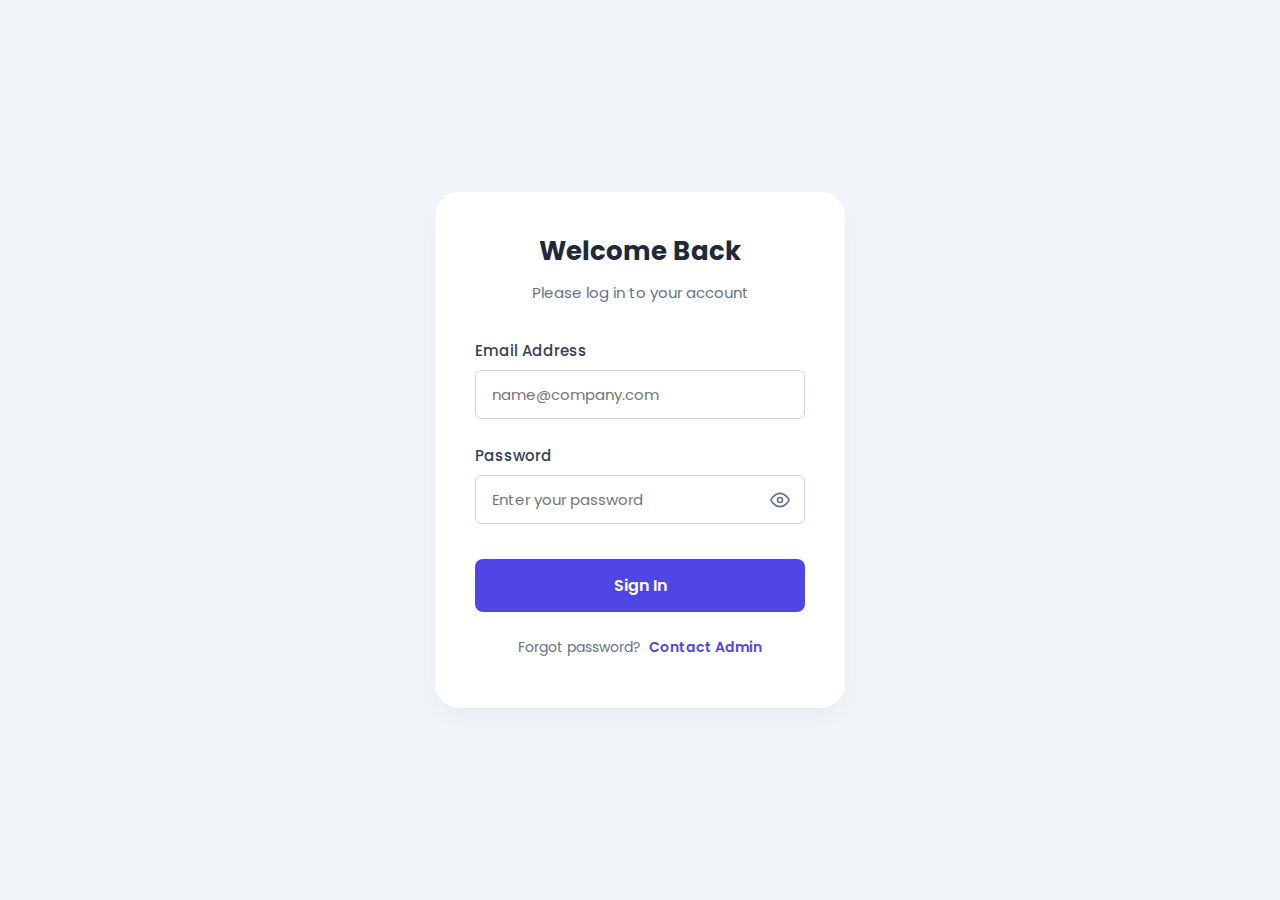
<file: src/main/resources/static/index.html>
<!DOCTYPE html>
<html lang="en">

<head>
    <meta charset="UTF-8">
    <meta name="viewport" content="width=device-width, initial-scale=1.0">
    <title>HyScaler Login</title>
    <!-- Google Fonts -->
    <link href="https://fonts.googleapis.com/css2?family=Poppins:wght@300;400;500;600&display=swap" rel="stylesheet">
    <link rel="stylesheet" href="css/style.css">
</head>

<body class="login-body">

    <div class="background-shapes">
        <div class="shape shape-1"></div>
        <div class="shape shape-2"></div>
        <div class="shape shape-3"></div>
    </div>

    <div class="login-container">
        <form onsubmit="login(event)" class="login-form">
            <div class="form-header">
                <h2>Welcome Back</h2>
                <p>Please log in to your account</p>
            </div>

            <div class="input-group">
                <label for="email">Email Address</label>
                <input id="email" type="email" placeholder="name@company.com" required>
            </div>

            <div class="input-group">
                <label for="password">Password</label>
                <div class="password-box">
                    <input id="password" type="password" placeholder="Enter your password" required>
                    <span class="toggle" onclick="togglePassword()">
                        <!-- SVG Eye Icon -->
                        <svg xmlns="http://www.w3.org/2000/svg" width="20" height="20" viewBox="0 0 24 24" fill="none"
                            stroke="currentColor" stroke-width="2" stroke-linecap="round" stroke-linejoin="round">
                            <path d="M1 12s4-8 11-8 11 8 11 8-4 8-11 8-11-8-11-8z"></path>
                            <circle cx="12" cy="12" r="3"></circle>
                        </svg>
                    </span>
                </div>
            </div>

            <button type="submit" class="btn-login">Sign In</button>

            <div class="form-footer">
                <p>Forgot password? <a href="#">Contact Admin</a></p>
            </div>
        </form>
    </div>

    <script src="js/auth.js"></script>
    <script>
        function togglePassword() {
            const password = document.getElementById("password");
            const toggleIcon = document.querySelector(".toggle svg");

            if (password.type === "password") {
                password.type = "text";
                toggleIcon.style.opacity = "0.5"; // Visual feedback
            } else {
                password.type = "password";
                toggleIcon.style.opacity = "1";
            }
        }
    </script>

</body>

</html>
</file>
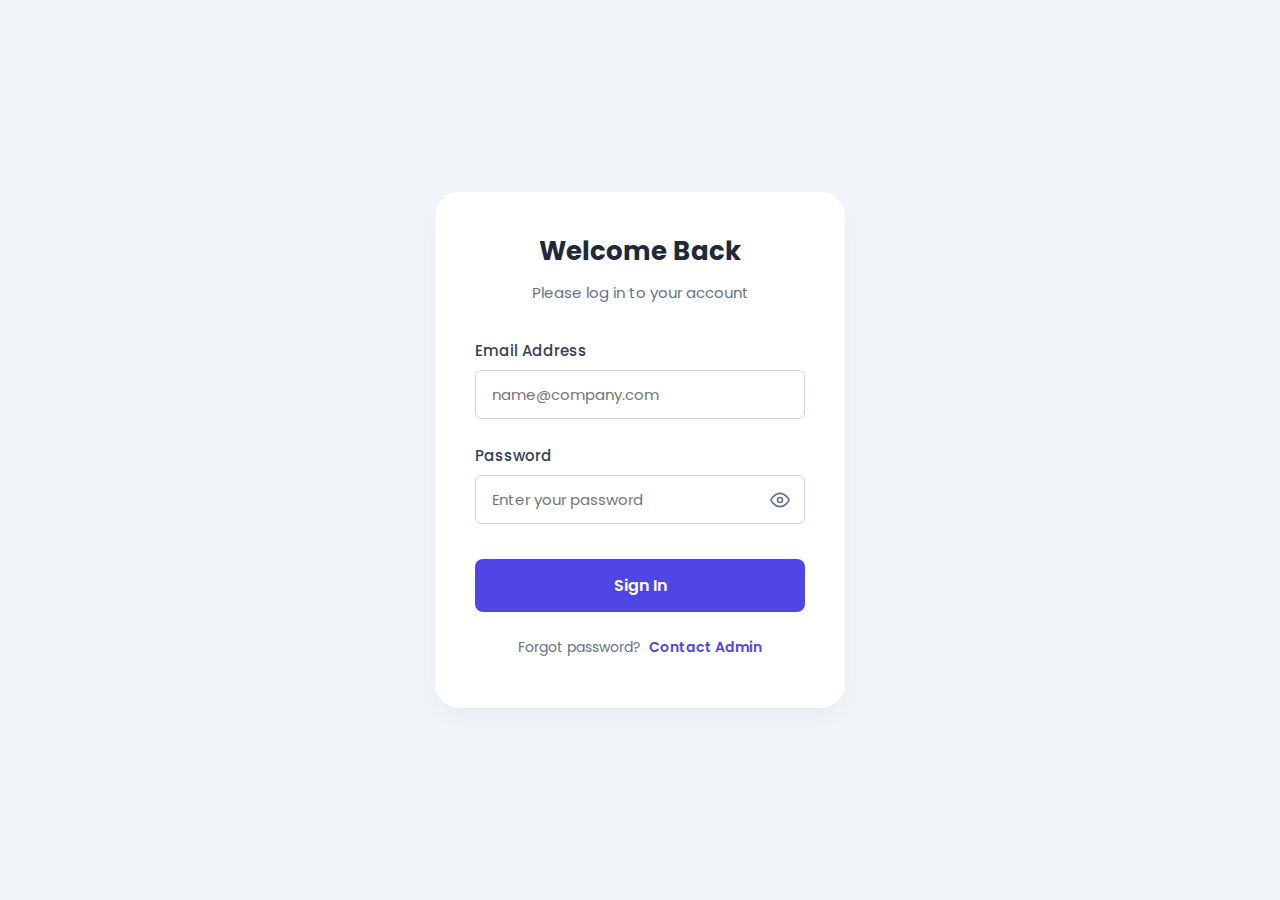
<file: src/main/resources/static/dashboard.html>
<!DOCTYPE html>
<html lang="en">

<head>
    <meta charset="UTF-8">
    <title>HyScaler Dashboard</title>
    <link rel="stylesheet" href="css/style.css">

</head>

<body class="dashboard-body">


    <div id="root"></div>

    <script src="js/common.js"></script>
    <script src="js/managerDashboard.js"></script>
    <script src="js/employeeDashboard.js"></script>
    <script src="js/managerPages.js"></script>
    <script src="js/employeePages.js"></script>

    <script>
        document.addEventListener("DOMContentLoaded", loadDashboard);
    </script>
</body>




</html>
</file>
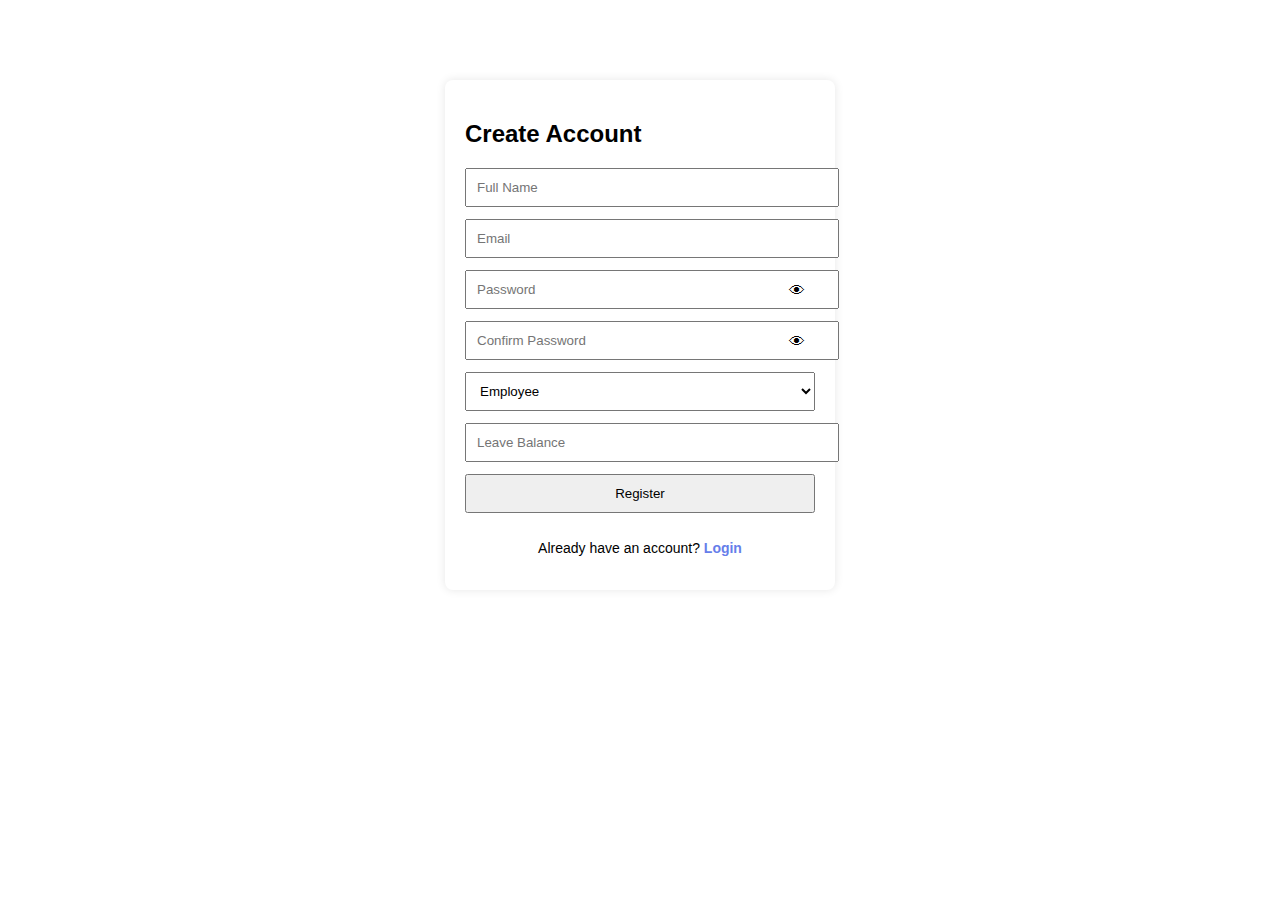
<file: src/main/resources/static/register.html>
<!DOCTYPE html>
<html lang="en">
<head>
    <meta charset="UTF-8">
    <title>Register</title>

    <style>
        .login-container {
            width: 350px;
            margin: 80px auto;
            padding: 20px;
            border-radius: 8px;
            box-shadow: 0 0 10px rgba(0,0,0,0.1);
            font-family: Arial, sans-serif;
        }

        .login-form input, .login-form button, .login-form select {
            width: 100%;
            padding: 10px;
            margin-bottom: 12px;
        }

        .password-box {
            position: relative;
        }

        .toggle {
            position: absolute;
            right: 10px;
            top: 12px;
            cursor: pointer;
        }

        .link-text {
            text-align: center;
            margin-top: 15px;
            font-size: 14px;
        }

        .link-text a {
            color: #667eea;
            text-decoration: none;
            font-weight: bold;
        }
    </style>
</head>

<body>

<div class="login-container">
    <form onsubmit="register(event)" class="login-form">
        <h2>Create Account</h2>

        <input id="name" type="text" placeholder="Full Name" required>

        <input id="email" type="email" placeholder="Email" required>

        <div class="password-box">
            <input id="password" type="password" placeholder="Password" required>
            <span class="toggle" onclick="togglePassword('password')">👁</span>
        </div>

        <div class="password-box">
            <input id="confirmPassword" type="password" placeholder="Confirm Password" required>
            <span class="toggle" onclick="togglePassword('confirmPassword')">👁</span>
        </div>

        <!-- Role -->
        <select id="role" required>
            <option value="EMPLOYEE">Employee</option>
            <option value="MANAGER">Manager</option>
        </select>

        <!-- Leave Balance -->
        <input id="leaveBalance" type="number" placeholder="Leave Balance" min="0" required>

        <button type="submit">Register</button>

        <p class="link-text">
            Already have an account?
            <a href="login.html">Login</a>
        </p>
    </form>
</div>

<script>
    function togglePassword(id) {
        const input = document.getElementById(id);
        input.type = input.type === "password" ? "text" : "password";
    }

    function register(event) {
        event.preventDefault();

        const password = document.getElementById("password").value;
        const confirm = document.getElementById("confirmPassword").value;

        if (password !== confirm) {
            alert("Passwords do not match!");
            return;
        }

        const registerData = {
            name: document.getElementById("name").value,
            email: document.getElementById("email").value,
            password: password,
            role: document.getElementById("role").value,
            leaveBalance: parseInt(document.getElementById("leaveBalance").value)
        };

        console.log("REGISTER REQUEST:", registerData);

        fetch("http://localhost:8080/auth/register", {
            method: "POST",
            headers: {
                "Content-Type": "application/json"
            },
            body: JSON.stringify(registerData)
        })
            .then(res => {
                if (!res.ok) throw new Error("Registration failed");
                return res.json();
            })
            .then(() => {
                alert("Registered successfully");
                window.location.href = "login.html";
            })
            .catch(err => {
                console.error(err);
                alert("Error during registration");
            });
    }
</script>

</body>
</html>
</file>
<file: src/main/resources/static/css/style.css>
@import url('https://fonts.googleapis.com/css2?family=Poppins:wght@300;400;500;600;700&display=swap');

* {
    margin: 0;
    padding: 0;
    box-sizing: border-box;
    font-family: 'Poppins', sans-serif;
}

:root {
    --primary-color: #6366f1;
    /* Indigo */
    --primary-gradient: linear-gradient(135deg, #6366f1, #8b5cf6);
    /* Indigo to Violet */
    --secondary-bg: #f8fafc;
    --text-dark: #1e293b;
    --text-muted: #64748b;
    --white: #ffffff;
    --card-shadow: 0 4px 6px -1px rgba(0, 0, 0, 0.1), 0 2px 4px -1px rgba(0, 0, 0, 0.06);
    --border-color: #e2e8f0;
}

body {
    background: var(--secondary-bg);
    color: var(--text-dark);
}

/* NAVBAR */
.navbar {
    background: #4f46e5;
    /* Deep Indigo matching mockup top bar */
    color: white;
    padding: 15px 40px;
    display: flex;
    justify-content: space-between;
    align-items: center;
    box-shadow: 0 2px 4px rgba(0, 0, 0, 0.1);
}

.nav-brand {
    font-size: 22px;
    font-weight: 700;
    color: white;
    text-decoration: none;
    display: flex;
    align-items: center;
    gap: 8px;
}

.nav-user {
    display: flex;
    align-items: center;
    gap: 20px;
}

.nav-profile {
    display: flex;
    flex-direction: column;
    align-items: flex-end;
    line-height: 1.2;
}

.nav-profile strong {
    font-size: 14px;
}

.nav-profile span {
    font-size: 12px;
    opacity: 0.8;
}

.btn-logout {
    background: rgba(255, 255, 255, 0.2);
    border: none;
    color: white;
    width: 36px;
    height: 36px;
    border-radius: 50%;
    cursor: pointer;
    font-size: 18px;
    display: flex;
    align-items: center;
    justify-content: center;
    transition: all 0.2s;
}

.btn-logout:hover {
    background: rgba(255, 255, 255, 0.3);
}

/* SUB-NAV / TABS */
/* Removed sub-nav from CSS as per mockup it seems integrated or simple buttons.
   But keeping it clean as "Pills" for better UX if used. */
.sub-nav {
    background: transparent;
    padding: 20px 40px 0;
    display: flex;
    gap: 15px;
}

.nav-tab {
    padding: 10px 20px;
    cursor: pointer;
    color: var(--text-muted);
    font-weight: 500;
    background: white;
    border-radius: 8px;
    transition: all 0.2s;
    font-size: 14px;
    box-shadow: 0 1px 2px rgba(0, 0, 0, 0.05);
}

.nav-tab:hover {
    background: #f1f5f9;
    color: var(--text-dark);
}

.nav-tab.active {
    background: white;
    /* Keeping white but maybe text change */
    color: #4f46e5;
    font-weight: 600;
    box-shadow: 0 0 0 2px #e0e7ff;
}

/* MAIN CONTAINER */
.main-container {
    padding: 30px 40px;
    max-width: 1400px;
    margin: 0 auto;
}

/* CARDS */
.cards {
    display: grid;
    grid-template-columns: repeat(auto-fit, minmax(280px, 1fr));
    gap: 25px;
    margin-bottom: 40px;
}

.card {
    background: white;
    padding: 25px;
    border-radius: 16px;
    box-shadow: var(--card-shadow);
    display: flex;
    align-items: center;
    gap: 20px;
    border: 1px solid var(--border-color);
}

/* Icon container in card */
.card-icon {
    width: 48px;
    height: 48px;
    border-radius: 50%;
    display: flex;
    align-items: center;
    justify-content: center;
    font-size: 24px;
}

.card-icon.blue {
    background: #eff6ff;
    color: #3b82f6;
}

.card-icon.yellow {
    background: #fefce8;
    color: #eab308;
}

.card-icon.green {
    background: #f0fdf4;
    color: #22c55e;
}

.card-icon.purple {
    background: #f5f3ff;
    color: #8b5cf6;
}

/* For Balance */

.card-info h4 {
    color: var(--text-muted);
    font-size: 13px;
    font-weight: 500;
    margin-bottom: 5px;
}

.card-info h2 {
    color: var(--text-dark);
    font-size: 24px;
    font-weight: 700;
}


/* WELCOME BANNER (Employee) */
.welcome-banner {
    background: linear-gradient(90deg, #6366f1, #a855f7);
    /* Smoother Purple Gradient */
    border-radius: 16px;
    padding: 30px 40px;
    color: white;
    display: flex;
    justify-content: space-between;
    align-items: center;
    margin-bottom: 30px;
    box-shadow: 0 10px 25px -5px rgba(99, 102, 241, 0.4);
    position: relative;
    overflow: hidden;
}

/* Subtle gloss decoration */
.welcome-banner::after {
    content: '';
    position: absolute;
    top: -50%;
    right: -10%;
    width: 300px;
    height: 300px;
    background: radial-gradient(circle, rgba(255, 255, 255, 0.1) 0%, rgba(255, 255, 255, 0) 70%);
    border-radius: 50%;
}

.welcome-text h2 {
    font-size: 28px;
    font-weight: 700;
    margin-bottom: 8px;
    letter-spacing: -0.5px;
}

.welcome-text p {
    opacity: 0.9;
    font-size: 15px;
    font-weight: 400;
}

.balance-box {
    background: rgba(255, 255, 255, 0.15);
    padding: 12px 24px;
    border-radius: 12px;
    text-align: center;
    backdrop-filter: blur(10px);
    border: 1px solid rgba(255, 255, 255, 0.1);
    min-width: 140px;
}

.balance-box span {
    display: block;
    font-size: 11px;
    text-transform: uppercase;
    opacity: 0.9;
    letter-spacing: 1px;
    margin-bottom: 2px;
    font-weight: 600;
}

.balance-box h2 {
    font-size: 32px;
    font-weight: 700;
    margin: 0;
    line-height: 1.2;
    text-shadow: 0 2px 4px rgba(0, 0, 0, 0.1);
}

/* SECTION HEADERS */
h3.section-title {
    font-size: 18px;
    color: var(--text-dark);
    margin-bottom: 20px;
    display: flex;
    align-items: center;
    gap: 10px;
}

h3.section-title i {
    color: #f59e0b;
    /* Orange clock icon for pending */
}

/* TABLES */
.table-container {
    background: white;
    border-radius: 16px;
    padding: 20px;
    box-shadow: var(--card-shadow);
    border: 1px solid var(--border-color);
}

.table {
    width: 100%;
    border-collapse: separate;
    border-spacing: 0;
}

.table th {
    text-align: left;
    padding: 15px 20px;
    color: var(--text-muted);
    font-size: 13px;
    font-weight: 600;
    border-bottom: 1px solid var(--border-color);
}

.table td {
    padding: 15px 20px;
    color: var(--text-dark);
    font-size: 14px;
    border-bottom: 1px solid var(--border-color);
}

.table tr:last-child td {
    border-bottom: none;
}

/* BADGES */
.badge {
    padding: 6px 12px;
    border-radius: 20px;
    font-size: 12px;
    font-weight: 600;
    display: inline-flex;
    align-items: center;
    gap: 5px;
}

.badge.approved {
    background: #dcfce7;
    color: #166534;
}

.badge.pending {
    background: #fef9c3;
    color: #854d0e;
}

.badge.rejected {
    background: #fee2e2;
    color: #991b1b;
}

.badge i {
    font-size: 14px;
}

/* FORMS */
.form-card {
    background: white;
    padding: 30px;
    border-radius: 16px;
    box-shadow: var(--card-shadow);
    max-width: 600px;
}

.form-group label {
    font-weight: 500;
    color: var(--text-dark);
    font-size: 14px;
}

.form-group input,
.form-group select,
.form-group textarea {
    border: 1px solid #cbd5e1;
    border-radius: 8px;
    padding: 12px;
    font-size: 14px;
    color: var(--text-dark);
    transition: border-color 0.2s;
}

.form-group input:focus,
.form-group select:focus,
.form-group textarea:focus {
    border-color: #6366f1;
    outline: none;
    box-shadow: 0 0 0 3px rgba(99, 102, 241, 0.1);
}

.btn-submit {
    width: 100%;
    padding: 14px;
    background: #6366f1;
    color: white;
    border: none;
    border-radius: 8px;
    font-weight: 600;
    cursor: pointer;
    transition: background 0.2s;
}

.btn-submit:hover {
    background: #4f46e5;
}

/* LOGIN OVERRIDES */
.login-body {
    background: #f1f5f9;
    min-height: 100vh;
    display: flex;
    align-items: center;
    justify-content: center;
    font-family: 'Poppins', sans-serif;
}

.login-container {
    width: 100%;
    max-width: 450px;
    padding: 20px;
}

.login-form {
    background: white;
    padding: 40px 40px 50px;
    border-radius: 24px;
    box-shadow: 0 10px 25px -5px rgba(0, 0, 0, 0.05), 0 8px 10px -6px rgba(0, 0, 0, 0.01);
    text-align: center;
}

.form-header {
    text-align: center;
    margin-bottom: 35px;
}

.form-header h2 {
    font-size: 26px;
    color: #1e293b;
    font-weight: 700;
    margin-bottom: 10px;
}

.form-header p {
    color: #64748b;
    font-size: 15px;
}

.input-group {
    margin-bottom: 25px;
    text-align: left;
}

.input-group label {
    display: block;
    margin-bottom: 8px;
    color: #334155;
    font-weight: 500;
    font-size: 15px;
}

.input-group input {
    width: 100%;
    padding: 12px 16px;
    border: 1px solid #cbd5e1;
    border-radius: 4px;
    /* Slightly squarer as per typical inputs or keep rounded? Screen shows rect */
    border-radius: 6px;
    font-size: 15px;
    color: #334155;
    transition: all 0.2s;
}

.input-group input:focus {
    outline: none;
    border-color: #6366f1;
    box-shadow: 0 0 0 3px rgba(99, 102, 241, 0.1);
}

.password-box {
    position: relative;
    display: flex;
    align-items: center;
}

.password-box input {
    width: 100%;
    padding-right: 45px;
}

.toggle {
    position: absolute;
    right: 15px;
    cursor: pointer;
    color: #64748b;
    display: flex;
}

.btn-login {
    width: 100%;
    padding: 14px;
    background: #4f46e5;
    color: white;
    border: none;
    border-radius: 8px;
    font-weight: 600;
    font-size: 16px;
    cursor: pointer;
    transition: background 0.2s;
    margin-top: 10px;
    margin-bottom: 25px;
}

.btn-login:hover {
    background: #4338ca;
}

.form-footer {
    text-align: center;
    font-size: 14px;
    color: #64748b;
}

.form-footer a {
    color: #4f46e5;
    text-decoration: none;
    font-weight: 600;
    margin-left: 4px;
}

/* GENERIC BUTTONS */
.btn {
    padding: 10px 20px;
    border-radius: 8px;
    border: none;
    font-weight: 500;
    cursor: pointer;
    transition: all 0.2s;
    font-size: 14px;
    display: inline-flex;
    align-items: center;
    gap: 8px;
    justify-content: center;
    text-decoration: none;
}

.btn-primary {
    background: #6366f1;
    color: white;
}

.btn-primary:hover {
    background: #4f46e5;
    box-shadow: 0 4px 6px -1px rgba(99, 102, 241, 0.3);
}

.btn-danger {
    background: #ef4444;
    color: white;
}

.btn-danger:hover {
    background: #dc2626;
    box-shadow: 0 4px 6px -1px rgba(239, 68, 68, 0.3);
}

/* GENERIC SECTIONS (Used in JS) */
.section {
    background: white;
    padding: 30px;
    border-radius: 16px;
    box-shadow: var(--card-shadow);
    margin-bottom: 30px;
    border: 1px solid var(--border-color);
    max-width: 800px;
    /* Readability */
}

.section h3 {
    margin-bottom: 25px;
    font-size: 18px;
    color: var(--text-dark);
}

.form-group {
    margin-bottom: 20px;
}

.form-group select,
.form-group input,
.form-group textarea {
    width: 100%;
    background: #f8fafc;
}
</file>
